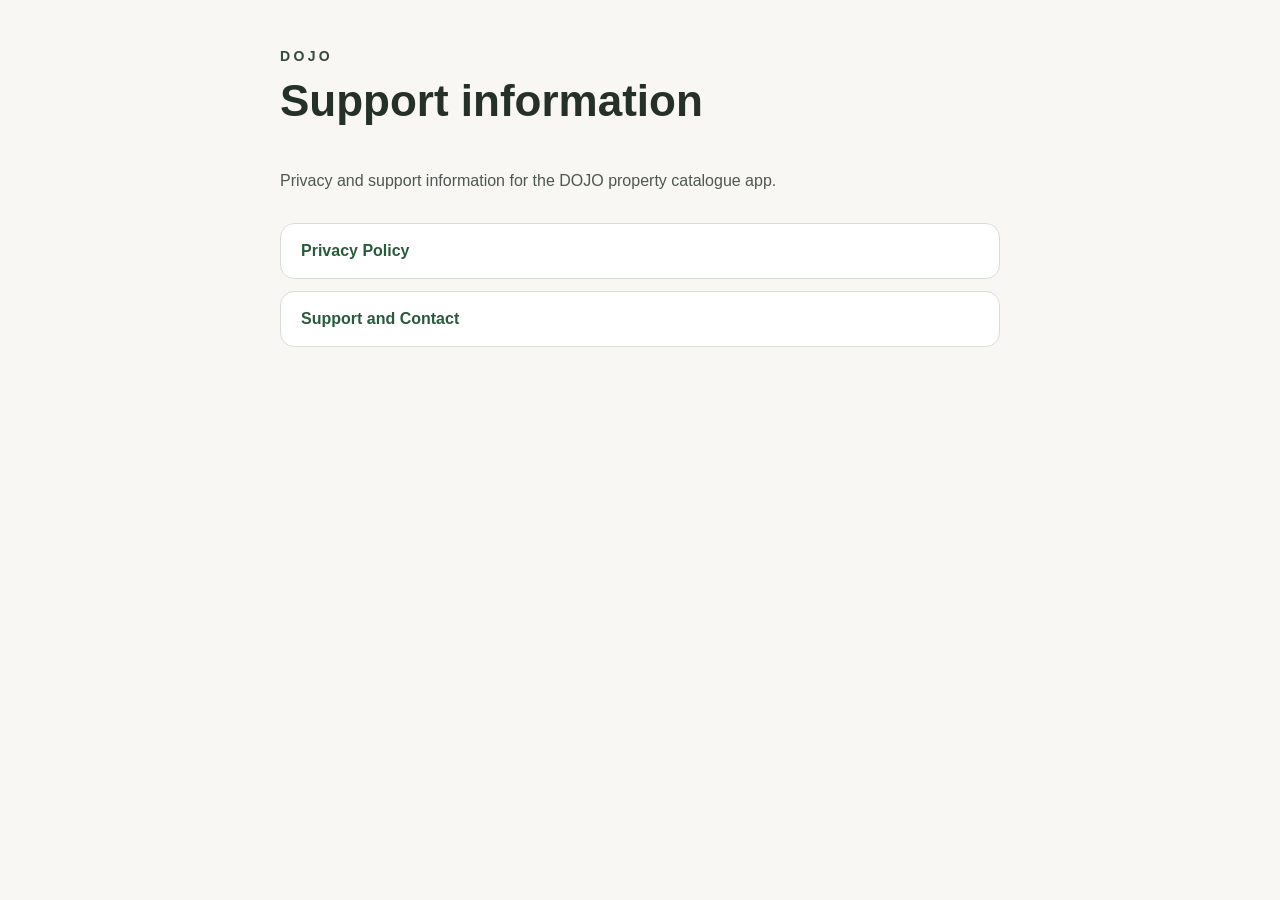
<file: index.html>
<!doctype html>
<html lang="en">
  <head>
    <meta charset="utf-8">
    <meta name="viewport" content="width=device-width, initial-scale=1">
    <meta name="description" content="Privacy policy and support information for DOJO">
    <title>DOJO Support</title>
    <link rel="stylesheet" href="assets/style.css">
  </head>
  <body>
    <main>
      <header>
        <div class="brand">DOJO</div>
        <h1>Support information</h1>
      </header>
      <p>Privacy and support information for the DOJO property catalogue app.</p>
      <nav class="links" aria-label="Support menu">
        <a href="privacy/">Privacy Policy</a>
        <a href="support/">Support and Contact</a>
      </nav>
    </main>
  </body>
</html>
</file>
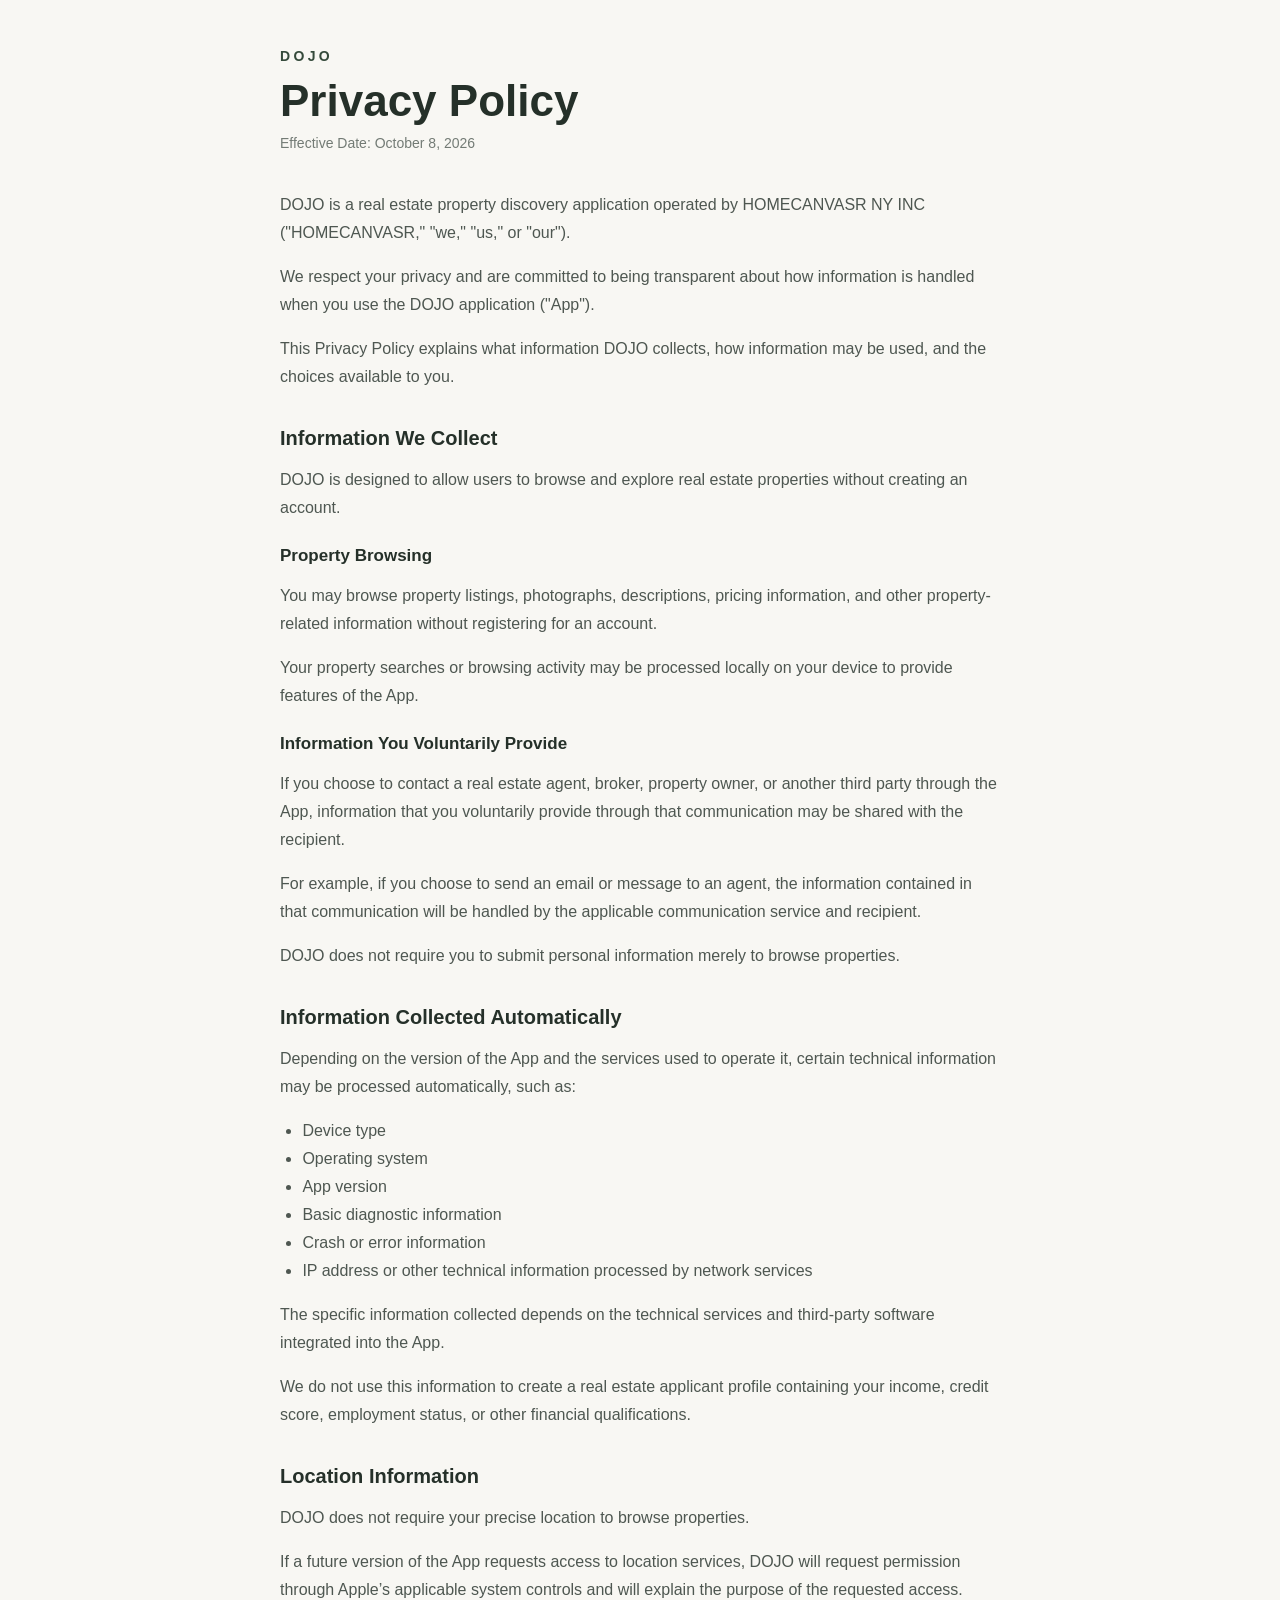
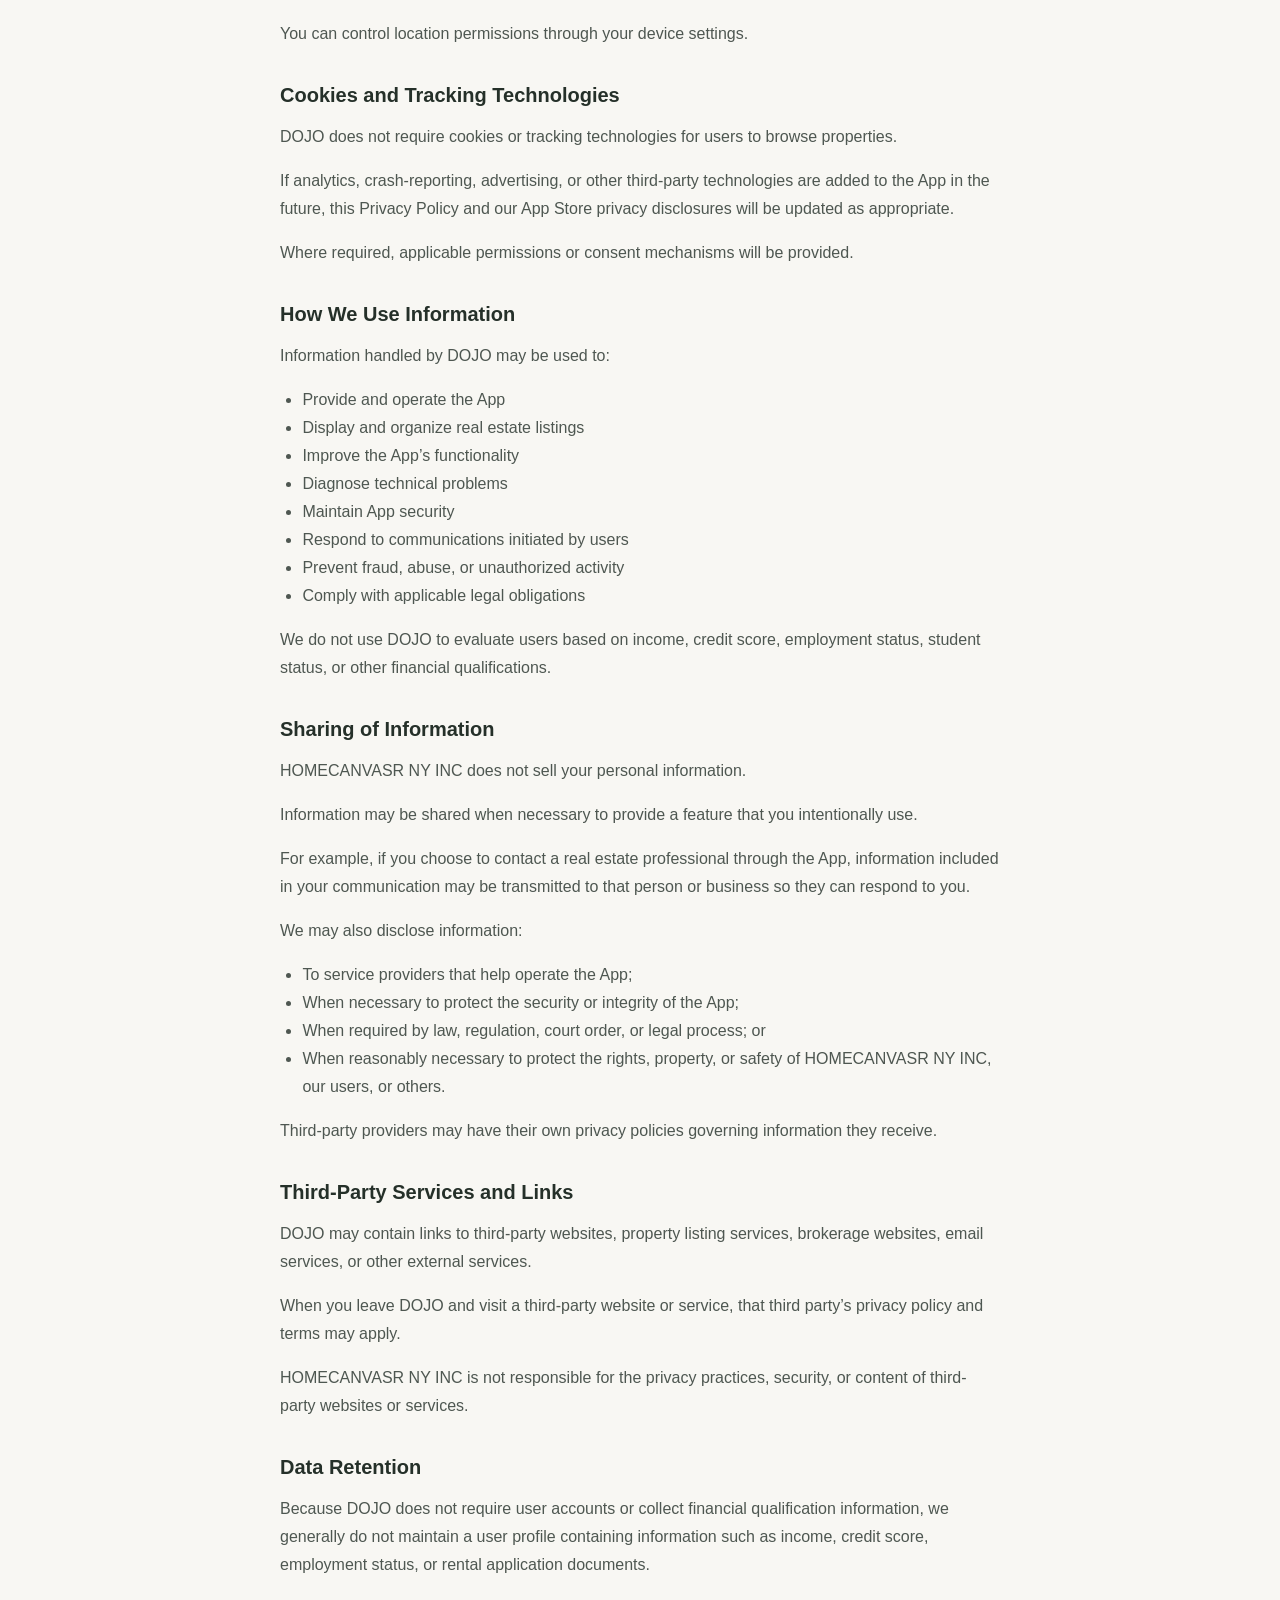
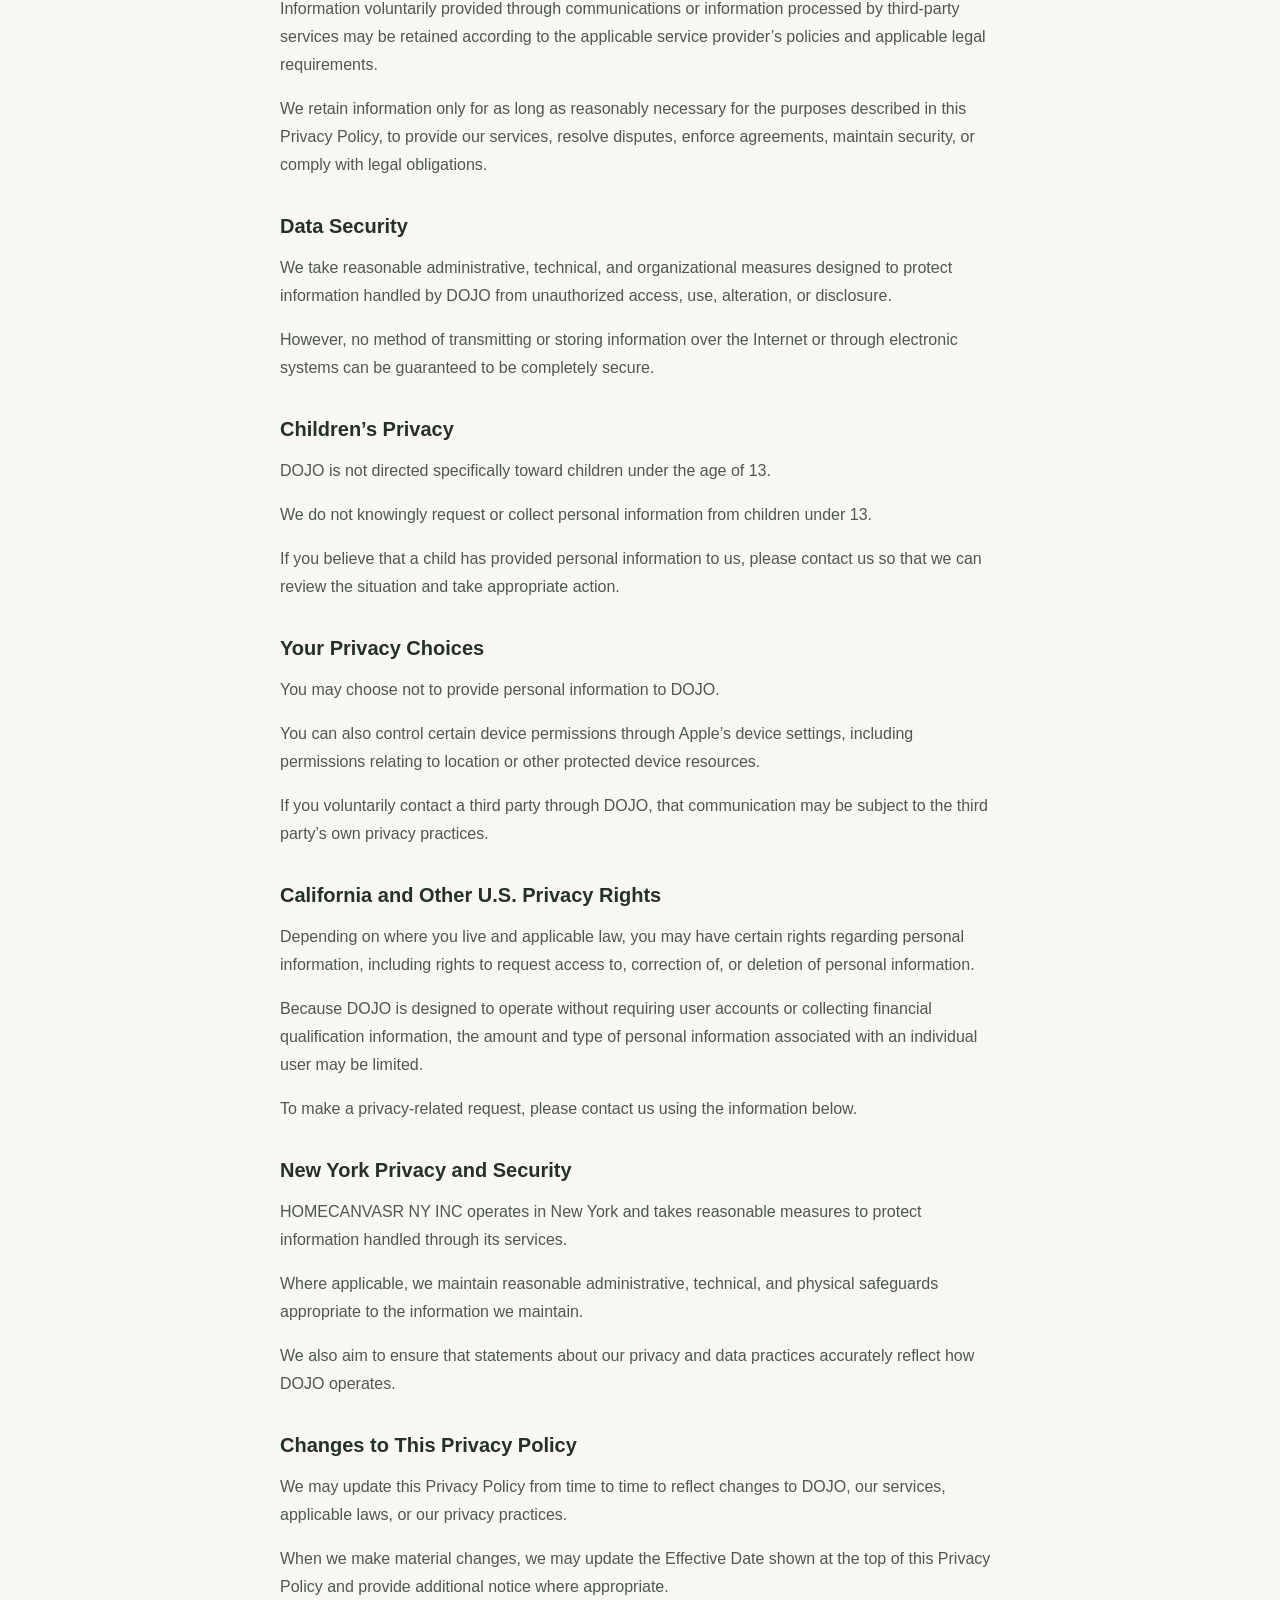
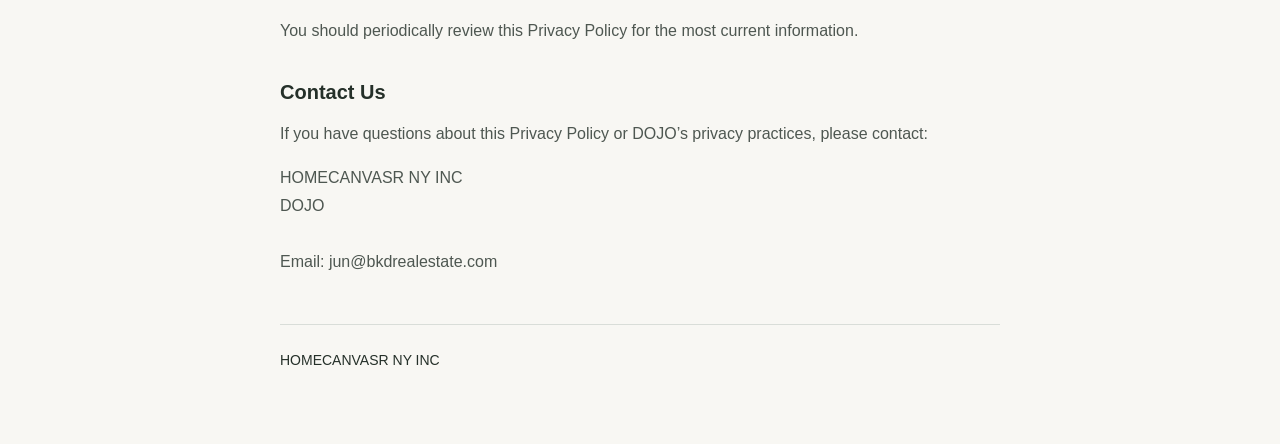
<file: privacy/index.html>
<!doctype html>
<html lang="en">
  <head>
    <meta charset="utf-8">
    <meta name="viewport" content="width=device-width, initial-scale=1">
    <meta name="description" content="Privacy Policy for DOJO">
    <title>Privacy Policy | DOJO</title>
    <link rel="stylesheet" href="../assets/style.css">
  </head>
  <body>
    <main>
      <header>
        <div class="brand">DOJO</div>
        <h1>Privacy Policy</h1>
        <div class="updated">Effective Date: October 8, 2026</div>
      </header>
      <p>DOJO is a real estate property discovery application operated by HOMECANVASR NY INC ("HOMECANVASR," "we," "us," or "our").</p>
      <p>We respect your privacy and are committed to being transparent about how information is handled when you use the DOJO application ("App").</p>
      <p>This Privacy Policy explains what information DOJO collects, how information may be used, and the choices available to you.</p>

      <h2>Information We Collect</h2>
      <p>DOJO is designed to allow users to browse and explore real estate properties without creating an account.</p>
      <h3>Property Browsing</h3>
      <p>You may browse property listings, photographs, descriptions, pricing information, and other property-related information without registering for an account.</p>
      <p>Your property searches or browsing activity may be processed locally on your device to provide features of the App.</p>
      <h3>Information You Voluntarily Provide</h3>
      <p>If you choose to contact a real estate agent, broker, property owner, or another third party through the App, information that you voluntarily provide through that communication may be shared with the recipient.</p>
      <p>For example, if you choose to send an email or message to an agent, the information contained in that communication will be handled by the applicable communication service and recipient.</p>
      <p>DOJO does not require you to submit personal information merely to browse properties.</p>

      <h2>Information Collected Automatically</h2>
      <p>Depending on the version of the App and the services used to operate it, certain technical information may be processed automatically, such as:</p>
      <ul>
        <li>Device type</li>
        <li>Operating system</li>
        <li>App version</li>
        <li>Basic diagnostic information</li>
        <li>Crash or error information</li>
        <li>IP address or other technical information processed by network services</li>
      </ul>
      <p>The specific information collected depends on the technical services and third-party software integrated into the App.</p>
      <p>We do not use this information to create a real estate applicant profile containing your income, credit score, employment status, or other financial qualifications.</p>

      <h2>Location Information</h2>
      <p>DOJO does not require your precise location to browse properties.</p>
      <p>If a future version of the App requests access to location services, DOJO will request permission through Apple’s applicable system controls and will explain the purpose of the requested access.</p>
      <p>You can control location permissions through your device settings.</p>

      <h2>Cookies and Tracking Technologies</h2>
      <p>DOJO does not require cookies or tracking technologies for users to browse properties.</p>
      <p>If analytics, crash-reporting, advertising, or other third-party technologies are added to the App in the future, this Privacy Policy and our App Store privacy disclosures will be updated as appropriate.</p>
      <p>Where required, applicable permissions or consent mechanisms will be provided.</p>

      <h2>How We Use Information</h2>
      <p>Information handled by DOJO may be used to:</p>
      <ul>
        <li>Provide and operate the App</li>
        <li>Display and organize real estate listings</li>
        <li>Improve the App’s functionality</li>
        <li>Diagnose technical problems</li>
        <li>Maintain App security</li>
        <li>Respond to communications initiated by users</li>
        <li>Prevent fraud, abuse, or unauthorized activity</li>
        <li>Comply with applicable legal obligations</li>
      </ul>
      <p>We do not use DOJO to evaluate users based on income, credit score, employment status, student status, or other financial qualifications.</p>

      <h2>Sharing of Information</h2>
      <p>HOMECANVASR NY INC does not sell your personal information.</p>
      <p>Information may be shared when necessary to provide a feature that you intentionally use.</p>
      <p>For example, if you choose to contact a real estate professional through the App, information included in your communication may be transmitted to that person or business so they can respond to you.</p>
      <p>We may also disclose information:</p>
      <ul>
        <li>To service providers that help operate the App;</li>
        <li>When necessary to protect the security or integrity of the App;</li>
        <li>When required by law, regulation, court order, or legal process; or</li>
        <li>When reasonably necessary to protect the rights, property, or safety of HOMECANVASR NY INC, our users, or others.</li>
      </ul>
      <p>Third-party providers may have their own privacy policies governing information they receive.</p>

      <h2>Third-Party Services and Links</h2>
      <p>DOJO may contain links to third-party websites, property listing services, brokerage websites, email services, or other external services.</p>
      <p>When you leave DOJO and visit a third-party website or service, that third party’s privacy policy and terms may apply.</p>
      <p>HOMECANVASR NY INC is not responsible for the privacy practices, security, or content of third-party websites or services.</p>

      <h2>Data Retention</h2>
      <p>Because DOJO does not require user accounts or collect financial qualification information, we generally do not maintain a user profile containing information such as income, credit score, employment status, or rental application documents.</p>
      <p>Information voluntarily provided through communications or information processed by third-party services may be retained according to the applicable service provider’s policies and applicable legal requirements.</p>
      <p>We retain information only for as long as reasonably necessary for the purposes described in this Privacy Policy, to provide our services, resolve disputes, enforce agreements, maintain security, or comply with legal obligations.</p>

      <h2>Data Security</h2>
      <p>We take reasonable administrative, technical, and organizational measures designed to protect information handled by DOJO from unauthorized access, use, alteration, or disclosure.</p>
      <p>However, no method of transmitting or storing information over the Internet or through electronic systems can be guaranteed to be completely secure.</p>

      <h2>Children’s Privacy</h2>
      <p>DOJO is not directed specifically toward children under the age of 13.</p>
      <p>We do not knowingly request or collect personal information from children under 13.</p>
      <p>If you believe that a child has provided personal information to us, please contact us so that we can review the situation and take appropriate action.</p>

      <h2>Your Privacy Choices</h2>
      <p>You may choose not to provide personal information to DOJO.</p>
      <p>You can also control certain device permissions through Apple’s device settings, including permissions relating to location or other protected device resources.</p>
      <p>If you voluntarily contact a third party through DOJO, that communication may be subject to the third party’s own privacy practices.</p>

      <h2>California and Other U.S. Privacy Rights</h2>
      <p>Depending on where you live and applicable law, you may have certain rights regarding personal information, including rights to request access to, correction of, or deletion of personal information.</p>
      <p>Because DOJO is designed to operate without requiring user accounts or collecting financial qualification information, the amount and type of personal information associated with an individual user may be limited.</p>
      <p>To make a privacy-related request, please contact us using the information below.</p>

      <h2>New York Privacy and Security</h2>
      <p>HOMECANVASR NY INC operates in New York and takes reasonable measures to protect information handled through its services.</p>
      <p>Where applicable, we maintain reasonable administrative, technical, and physical safeguards appropriate to the information we maintain.</p>
      <p>We also aim to ensure that statements about our privacy and data practices accurately reflect how DOJO operates.</p>

      <h2>Changes to This Privacy Policy</h2>
      <p>We may update this Privacy Policy from time to time to reflect changes to DOJO, our services, applicable laws, or our privacy practices.</p>
      <p>When we make material changes, we may update the Effective Date shown at the top of this Privacy Policy and provide additional notice where appropriate.</p>
      <p>You should periodically review this Privacy Policy for the most current information.</p>

      <h2>Contact Us</h2>
      <p>If you have questions about this Privacy Policy or DOJO’s privacy practices, please contact:</p>
      <address>
        HOMECANVASR NY INC<br>
        DOJO<br><br>
        Email: jun@bkdrealestate.com
      </address>

      <footer>
        HOMECANVASR NY INC<br>
      </footer>
    </main>
  </body>
</html>
</file>
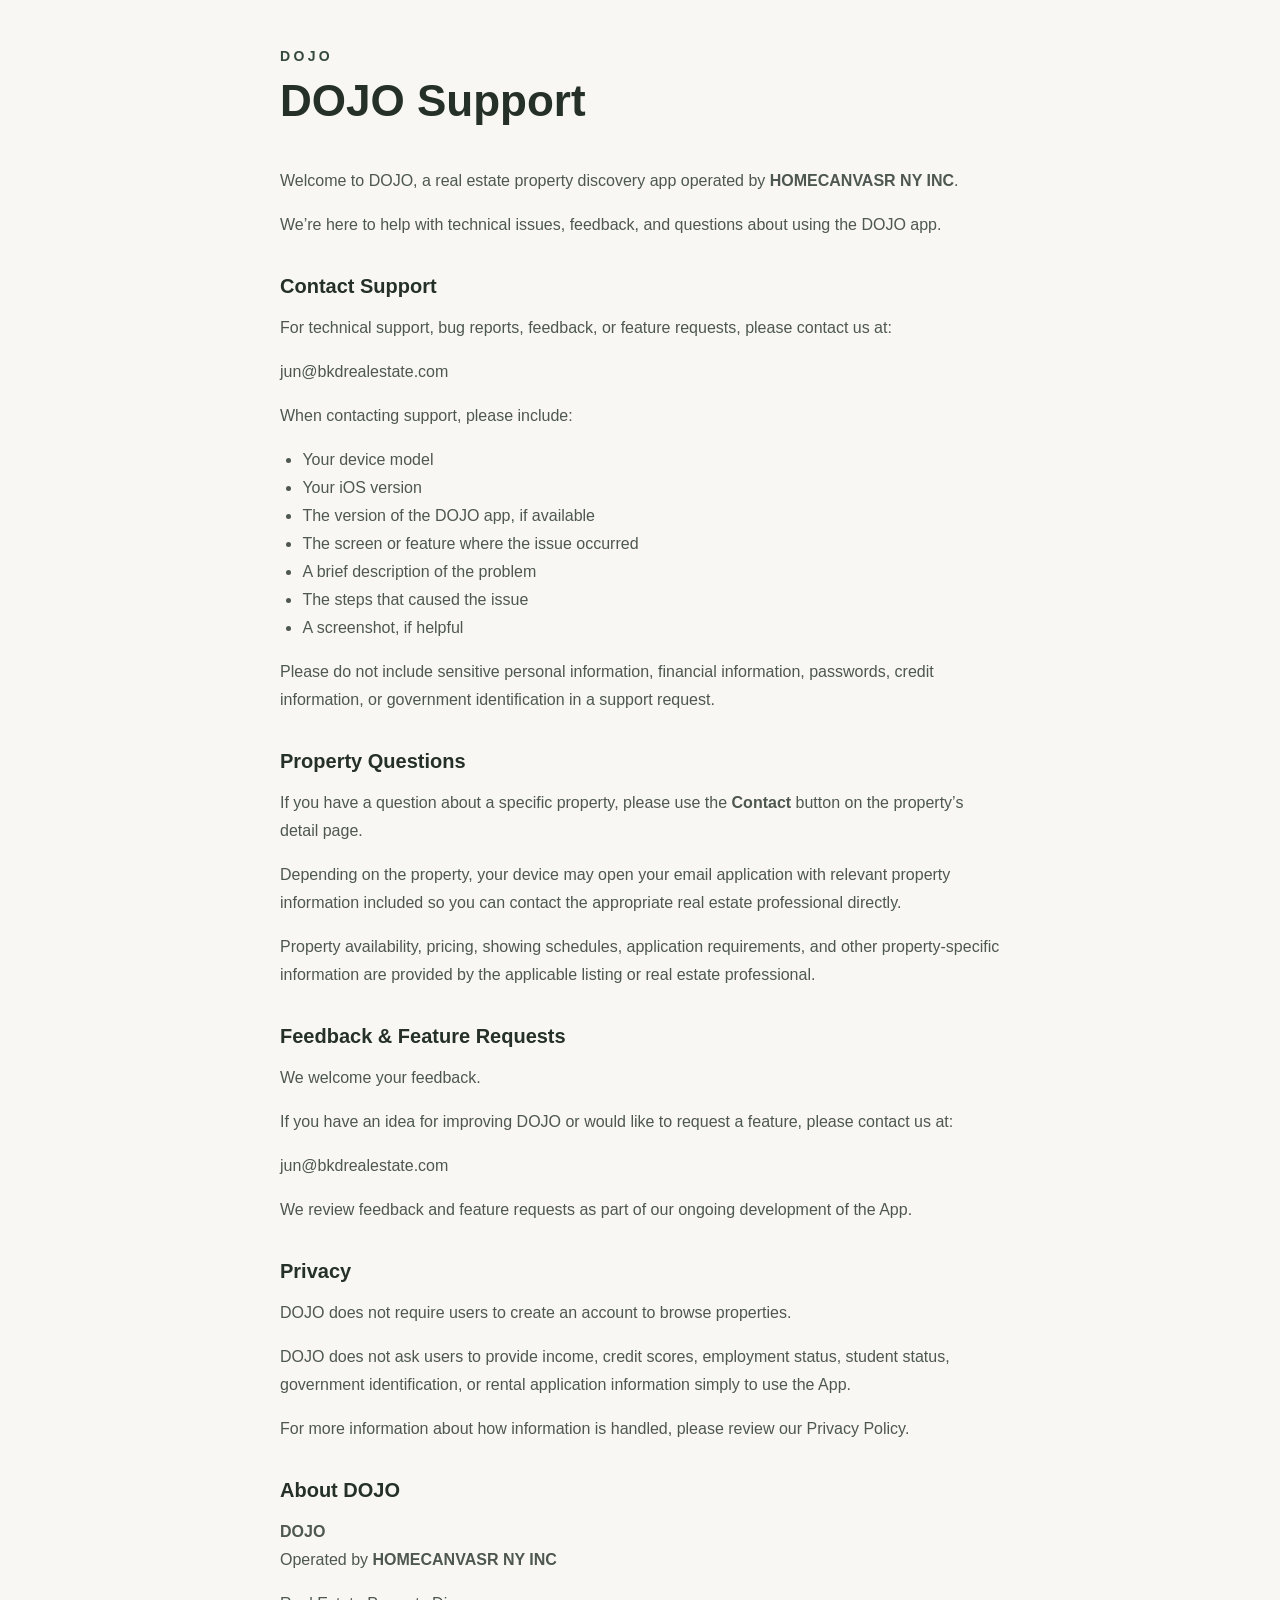
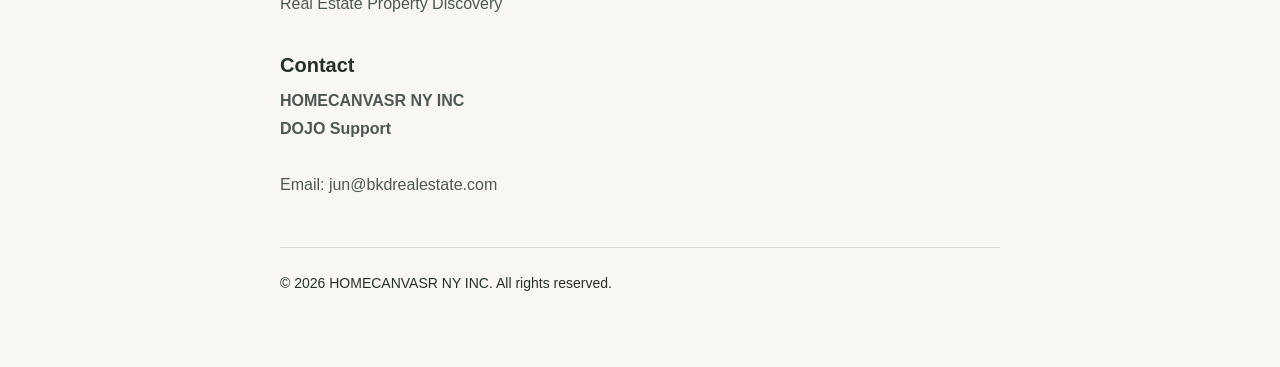
<file: support/index.html>
<!doctype html>
<html lang="en">
  <head>
    <meta charset="utf-8">
    <meta name="viewport" content="width=device-width, initial-scale=1">
    <meta name="description" content="Support and contact information for DOJO">
    <title>DOJO Support</title>
    <link rel="stylesheet" href="../assets/style.css">
  </head>
  <body>
    <main>
      <header>
        <div class="brand">DOJO</div>
        <h1>DOJO Support</h1>
      </header>

      <p>Welcome to DOJO, a real estate property discovery app operated by <strong>HOMECANVASR NY INC</strong>.</p>
      <p>We’re here to help with technical issues, feedback, and questions about using the DOJO app.</p>

      <h2>Contact Support</h2>
      <p>For technical support, bug reports, feedback, or feature requests, please contact us at:</p>
      <p> jun@bkdrealestate.com</p>
      <p>When contacting support, please include:</p>
      <ul>
        <li>Your device model</li>
        <li>Your iOS version</li>
        <li>The version of the DOJO app, if available</li>
        <li>The screen or feature where the issue occurred</li>
        <li>A brief description of the problem</li>
        <li>The steps that caused the issue</li>
        <li>A screenshot, if helpful</li>
      </ul>
      <p>Please do not include sensitive personal information, financial information, passwords, credit information, or government identification in a support request.</p>

      <h2>Property Questions</h2>
      <p>If you have a question about a specific property, please use the <strong>Contact</strong> button on the property’s detail page.</p>
      <p>Depending on the property, your device may open your email application with relevant property information included so you can contact the appropriate real estate professional directly.</p>
      <p>Property availability, pricing, showing schedules, application requirements, and other property-specific information are provided by the applicable listing or real estate professional.</p>

      <h2>Feedback &amp; Feature Requests</h2>
      <p>We welcome your feedback.</p>
      <p>If you have an idea for improving DOJO or would like to request a feature, please contact us at:</p>
      <p> jun@bkdrealestate.com</p>
      <p>We review feedback and feature requests as part of our ongoing development of the App.</p>

      <h2>Privacy</h2>
      <p>DOJO does not require users to create an account to browse properties.</p>
      <p>DOJO does not ask users to provide income, credit scores, employment status, student status, government identification, or rental application information simply to use the App.</p>
      <p>For more information about how information is handled, please review our Privacy Policy.</p>

      <h2>About DOJO</h2>
      <p><strong>DOJO</strong><br>
        Operated by <strong>HOMECANVASR NY INC</strong></p>
      <p>Real Estate Property Discovery</p>

      <h2>Contact</h2>
      <address>
        <strong>HOMECANVASR NY INC</strong><br>
        <strong>DOJO Support</strong><br><br>
        Email:  jun@bkdrealestate.com
      </address>

      <footer>
        © 2026 HOMECANVASR NY INC. All rights reserved.<br>
      </footer>
    </main>
  </body>
</html>
</file>
<file: assets/style.css>
:root {
  color-scheme: light;
  background: #f8f7f3;
  color: #253029;
  font-family: -apple-system, BlinkMacSystemFont, "Segoe UI", sans-serif;
}

body {
  margin: 0;
}

main {
  box-sizing: border-box;
  width: min(100% - 40px, 720px);
  min-height: 100vh;
  margin: 0 auto;
  padding: 48px 0 72px;
}

header {
  margin-bottom: 40px;
}

.brand {
  color: #354a3b;
  font-size: 14px;
  font-weight: 800;
  letter-spacing: 0.24em;
}

h1 {
  margin: 12px 0 8px;
  font-size: clamp(30px, 7vw, 44px);
  line-height: 1.15;
}

h2 {
  margin: 36px 0 10px;
  font-size: 20px;
}

h3 {
  margin: 24px 0 8px;
  font-size: 17px;
}

p,
li {
  color: #4e5751;
  line-height: 1.75;
}

ul {
  padding-left: 1.4em;
}

address {
  color: #4e5751;
  font-style: normal;
  line-height: 1.75;
}

a {
  color: #285b3c;
}

.links {
  display: grid;
  gap: 12px;
  margin-top: 28px;
}

.links a {
  display: block;
  padding: 18px 20px;
  border: 1px solid #d9ddd8;
  border-radius: 14px;
  background: #fff;
  font-weight: 700;
  text-decoration: none;
}

.updated {
  color: #737b75;
  font-size: 14px;
}

footer {
  margin-top: 48px;
  padding-top: 24px;
  border-top: 1px solid #d9ddd8;
  font-size: 14px;
  line-height: 1.7;
}
</file>
